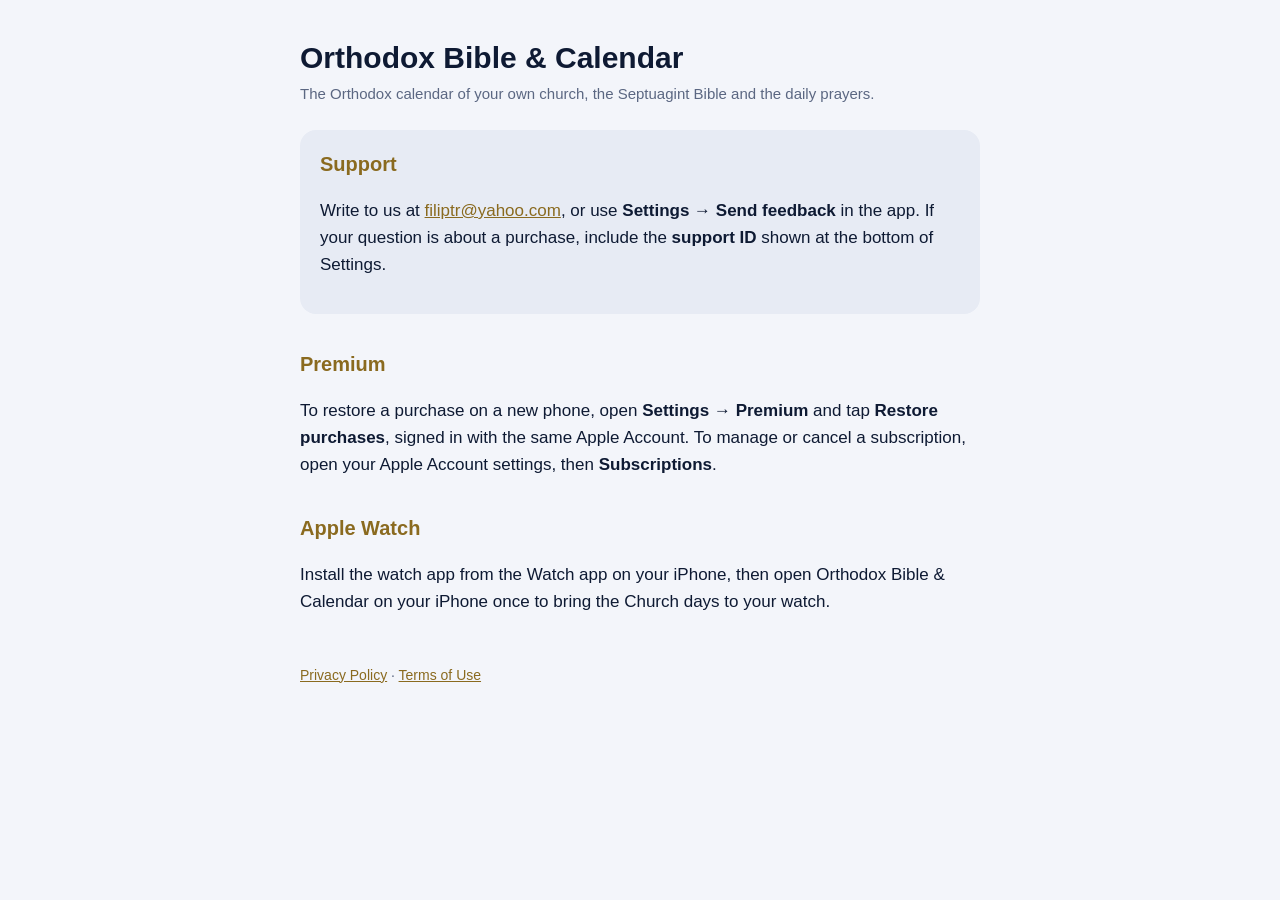
<file: index.html>
<!doctype html>
<html lang="en">
<head>
<meta charset="utf-8">
<meta name="viewport" content="width=device-width, initial-scale=1">
<title>Support · Orthodox Bible &amp; Calendar</title>
<link rel="stylesheet" href="style.css">
</head>
<body>
<main>
<h1>Orthodox Bible &amp; Calendar</h1>
<p class="meta">The Orthodox calendar of your own church, the Septuagint Bible and the daily prayers.</p>

<div class="card">
<h2 style="margin-top:0">Support</h2>
<p>Write to us at <a href="mailto:filiptr@yahoo.com">filiptr@yahoo.com</a>, or use <strong>Settings → Send feedback</strong> in the app. If your question is about a purchase, include the <strong>support ID</strong> shown at the bottom of Settings.</p>
</div>

<h2>Premium</h2>
<p>To restore a purchase on a new phone, open <strong>Settings → Premium</strong> and tap <strong>Restore purchases</strong>, signed in with the same Apple Account. To manage or cancel a subscription, open your Apple Account settings, then <strong>Subscriptions</strong>.</p>

<h2>Apple Watch</h2>
<p>Install the watch app from the Watch app on your iPhone, then open Orthodox Bible &amp; Calendar on your iPhone once to bring the Church days to your watch.</p>

<footer><a href="privacy.html">Privacy Policy</a> · <a href="https://www.apple.com/legal/internet-services/itunes/dev/stdeula/">Terms of Use</a></footer>
</main>
</body>
</html>
</file>
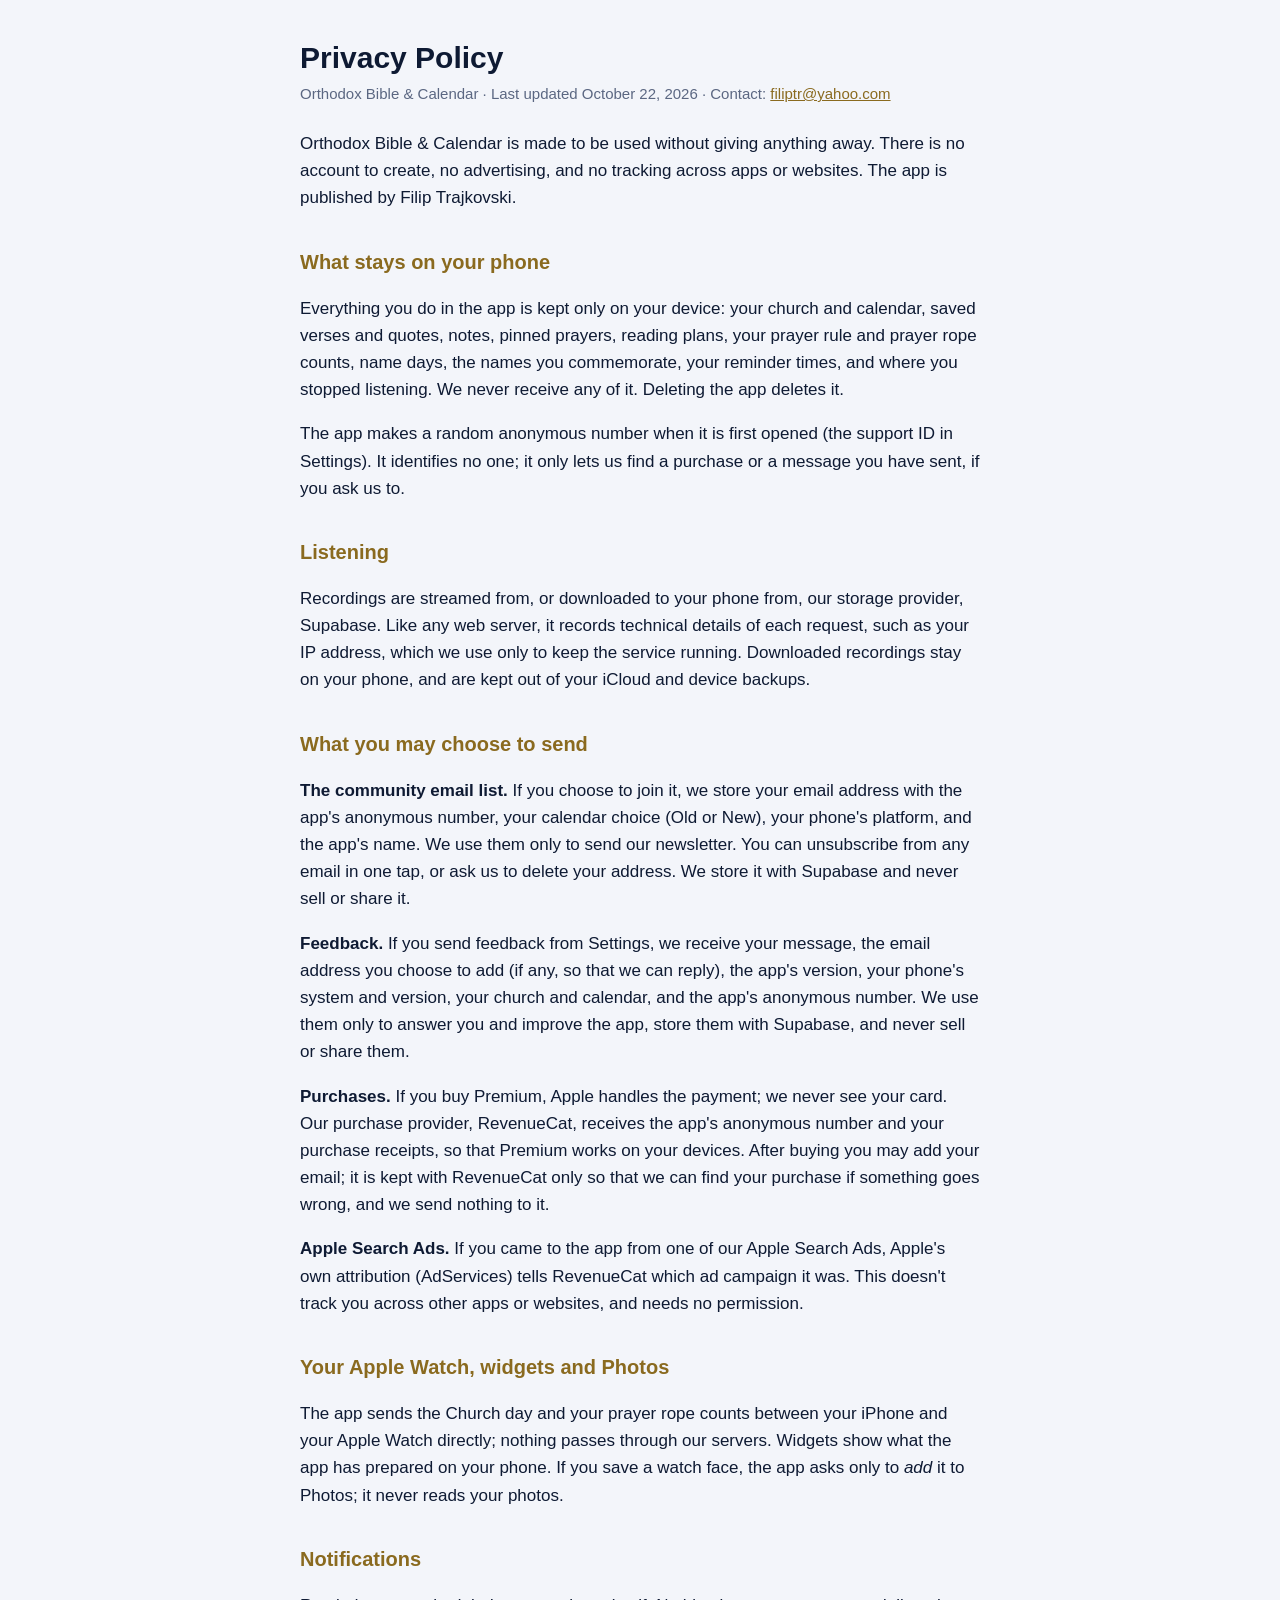
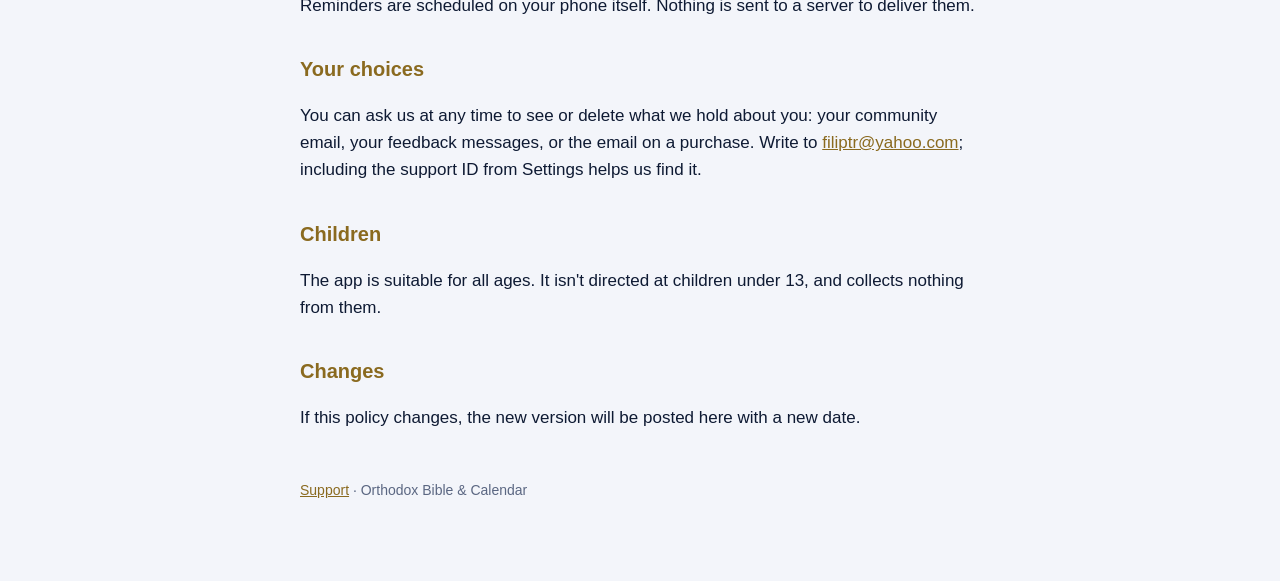
<file: privacy.html>
<!doctype html>
<html lang="en">
<head>
<meta charset="utf-8">
<meta name="viewport" content="width=device-width, initial-scale=1">
<title>Privacy Policy · Orthodox Bible &amp; Calendar</title>
<link rel="stylesheet" href="style.css">
</head>
<body>
<main>
<h1>Privacy Policy</h1>
<p class="meta">Orthodox Bible &amp; Calendar · Last updated October 22, 2026 · Contact: <a href="mailto:filiptr@yahoo.com">filiptr@yahoo.com</a></p>

<p>Orthodox Bible &amp; Calendar is made to be used without giving anything away. There is no account to create, no advertising, and no tracking across apps or websites. The app is published by Filip Trajkovski.</p>

<h2>What stays on your phone</h2>
<p>Everything you do in the app is kept only on your device: your church and calendar, saved verses and quotes, notes, pinned prayers, reading plans, your prayer rule and prayer rope counts, name days, the names you commemorate, your reminder times, and where you stopped listening. We never receive any of it. Deleting the app deletes it.</p>
<p>The app makes a random anonymous number when it is first opened (the support ID in Settings). It identifies no one; it only lets us find a purchase or a message you have sent, if you ask us to.</p>

<h2>Listening</h2>
<p>Recordings are streamed from, or downloaded to your phone from, our storage provider, Supabase. Like any web server, it records technical details of each request, such as your IP address, which we use only to keep the service running. Downloaded recordings stay on your phone, and are kept out of your iCloud and device backups.</p>

<h2>What you may choose to send</h2>
<p><strong>The community email list.</strong> If you choose to join it, we store your email address with the app's anonymous number, your calendar choice (Old or New), your phone's platform, and the app's name. We use them only to send our newsletter. You can unsubscribe from any email in one tap, or ask us to delete your address. We store it with Supabase and never sell or share it.</p>
<p><strong>Feedback.</strong> If you send feedback from Settings, we receive your message, the email address you choose to add (if any, so that we can reply), the app's version, your phone's system and version, your church and calendar, and the app's anonymous number. We use them only to answer you and improve the app, store them with Supabase, and never sell or share them.</p>
<p><strong>Purchases.</strong> If you buy Premium, Apple handles the payment; we never see your card. Our purchase provider, RevenueCat, receives the app's anonymous number and your purchase receipts, so that Premium works on your devices. After buying you may add your email; it is kept with RevenueCat only so that we can find your purchase if something goes wrong, and we send nothing to it.</p>
<p><strong>Apple Search Ads.</strong> If you came to the app from one of our Apple Search Ads, Apple's own attribution (AdServices) tells RevenueCat which ad campaign it was. This doesn't track you across other apps or websites, and needs no permission.</p>

<h2>Your Apple Watch, widgets and Photos</h2>
<p>The app sends the Church day and your prayer rope counts between your iPhone and your Apple Watch directly; nothing passes through our servers. Widgets show what the app has prepared on your phone. If you save a watch face, the app asks only to <em>add</em> it to Photos; it never reads your photos.</p>

<h2>Notifications</h2>
<p>Reminders are scheduled on your phone itself. Nothing is sent to a server to deliver them.</p>

<h2>Your choices</h2>
<p>You can ask us at any time to see or delete what we hold about you: your community email, your feedback messages, or the email on a purchase. Write to <a href="mailto:filiptr@yahoo.com">filiptr@yahoo.com</a>; including the support ID from Settings helps us find it.</p>

<h2>Children</h2>
<p>The app is suitable for all ages. It isn't directed at children under 13, and collects nothing from them.</p>

<h2>Changes</h2>
<p>If this policy changes, the new version will be posted here with a new date.</p>

<footer><a href="./">Support</a> · Orthodox Bible &amp; Calendar</footer>
</main>
</body>
</html>
</file>
<file: style.css>
:root { --bg: #0B1730; --ink: #EEF1F8; --soft: #9AA6C2; --gold: #E3C278; --card: #13213F; }
@media (prefers-color-scheme: light) { :root { --bg: #F3F5FA; --ink: #0E1A33; --soft: #5B6782; --gold: #8A6A1F; --card: #E7EBF4; } }
* { box-sizing: border-box; }
body { margin: 0; background: var(--bg); color: var(--ink); font: 17px/1.6 -apple-system, BlinkMacSystemFont, "Segoe UI", sans-serif; }
main { max-width: 720px; margin: 0 auto; padding: 40px 20px 80px; }
h1 { font-size: 30px; line-height: 1.2; margin: 0 0 6px; }
h2 { font-size: 20px; margin: 34px 0 6px; color: var(--gold); }
.meta { color: var(--soft); font-size: 15px; margin: 0 0 24px; }
a { color: var(--gold); }
.card { background: var(--card); border-radius: 16px; padding: 18px 20px; margin: 18px 0; }
footer { color: var(--soft); font-size: 14px; margin-top: 48px; }
</file>
